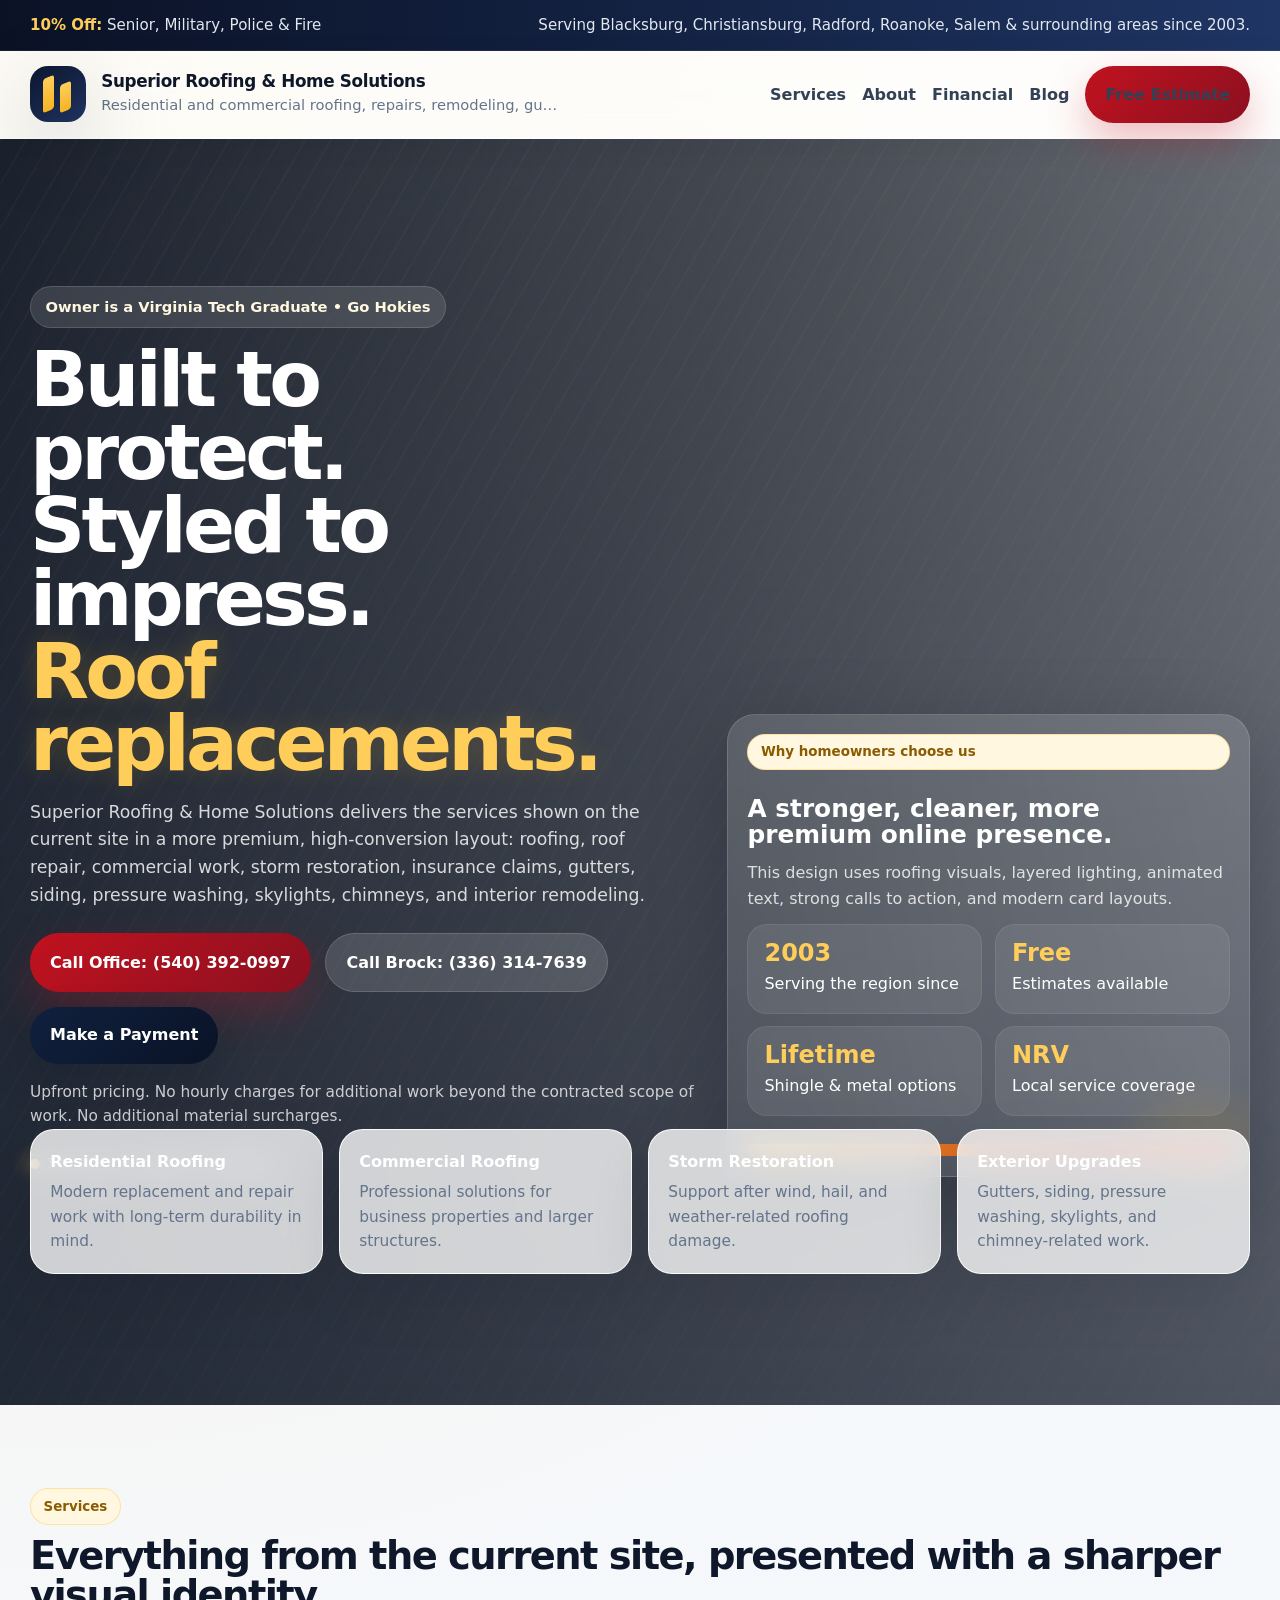
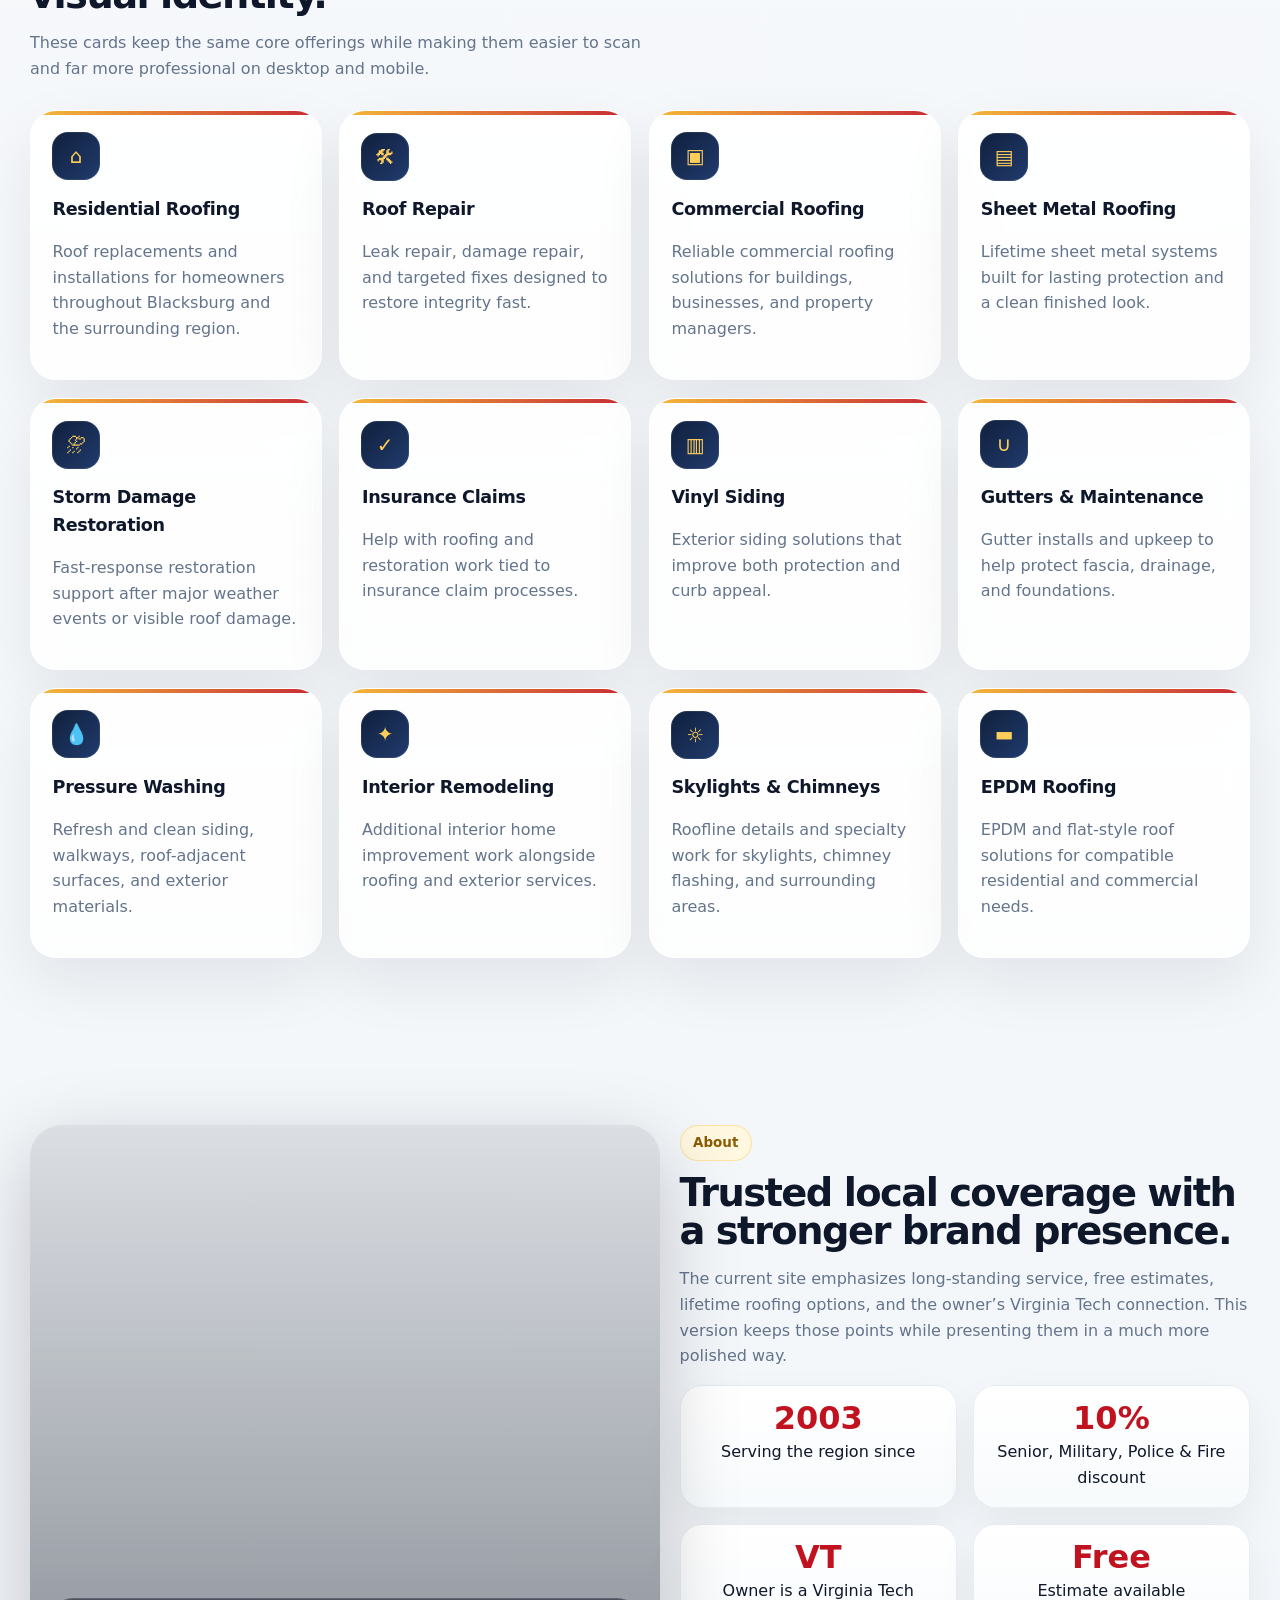
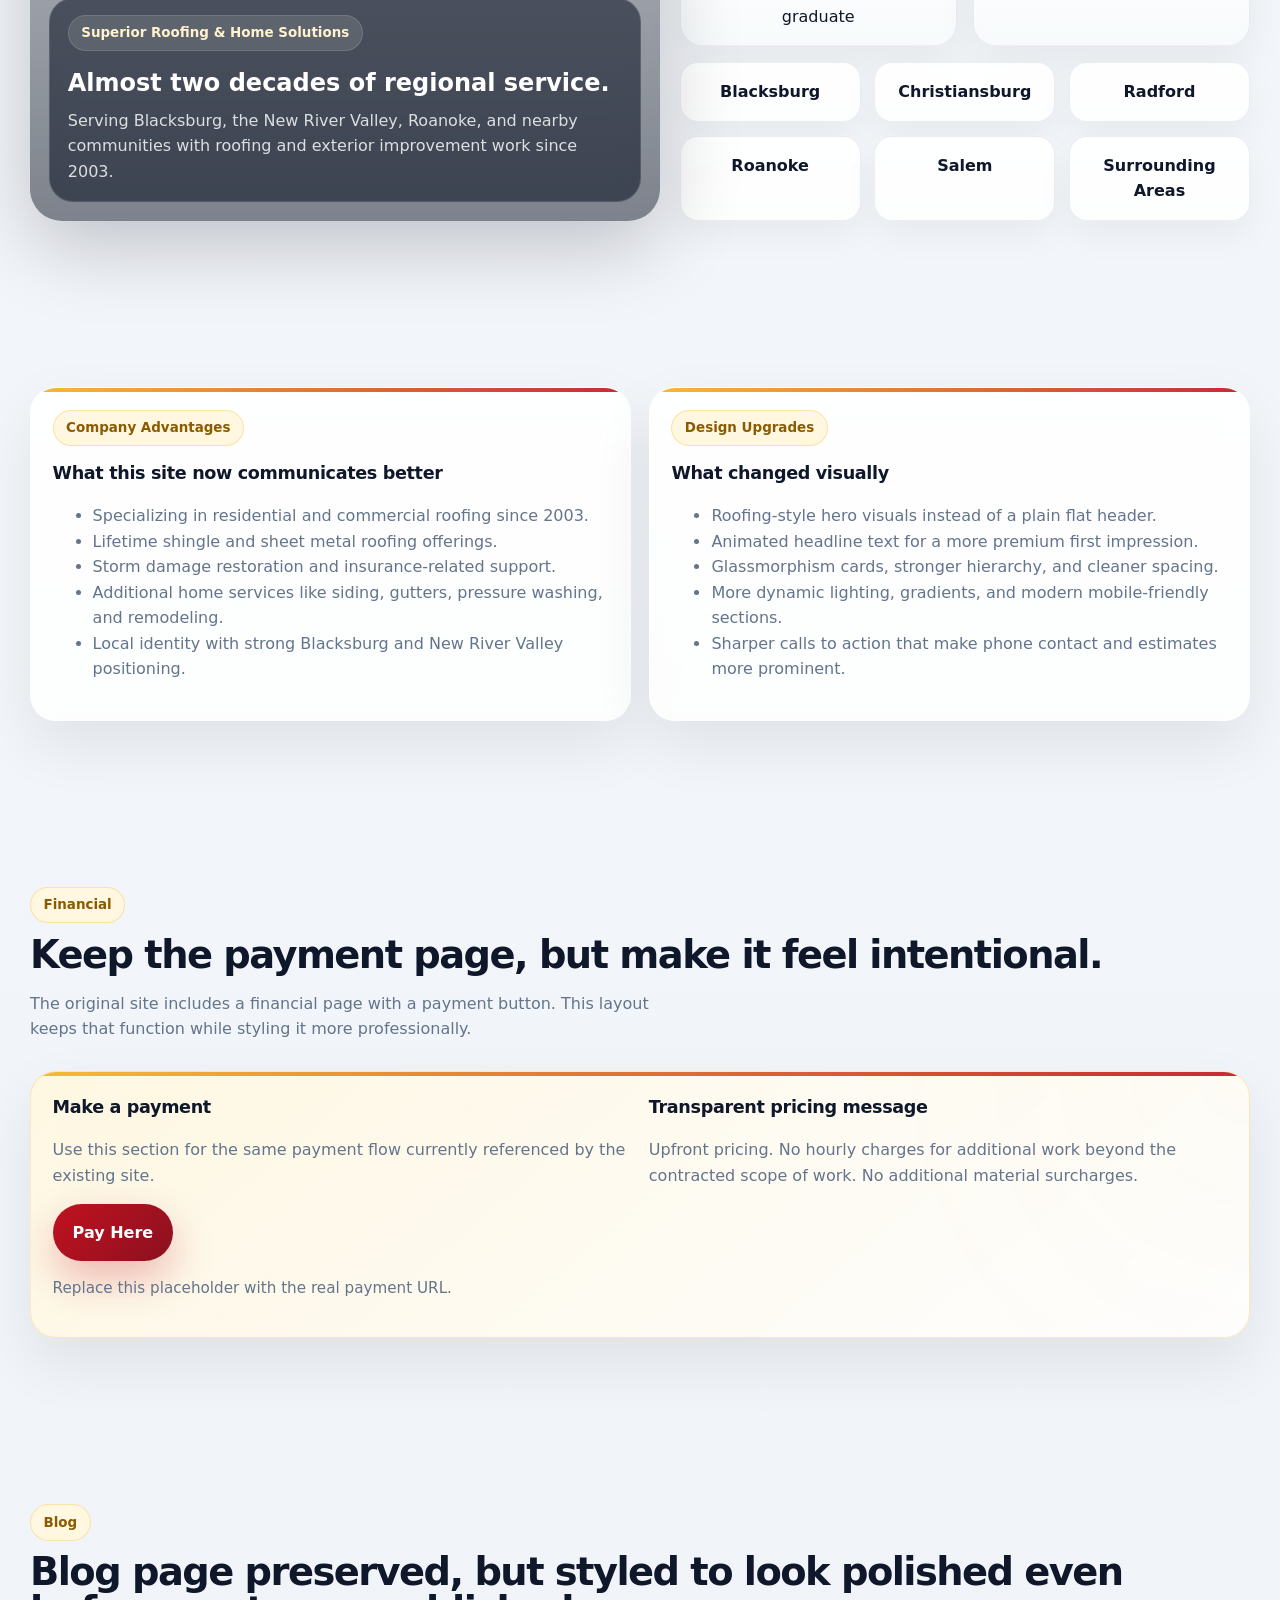
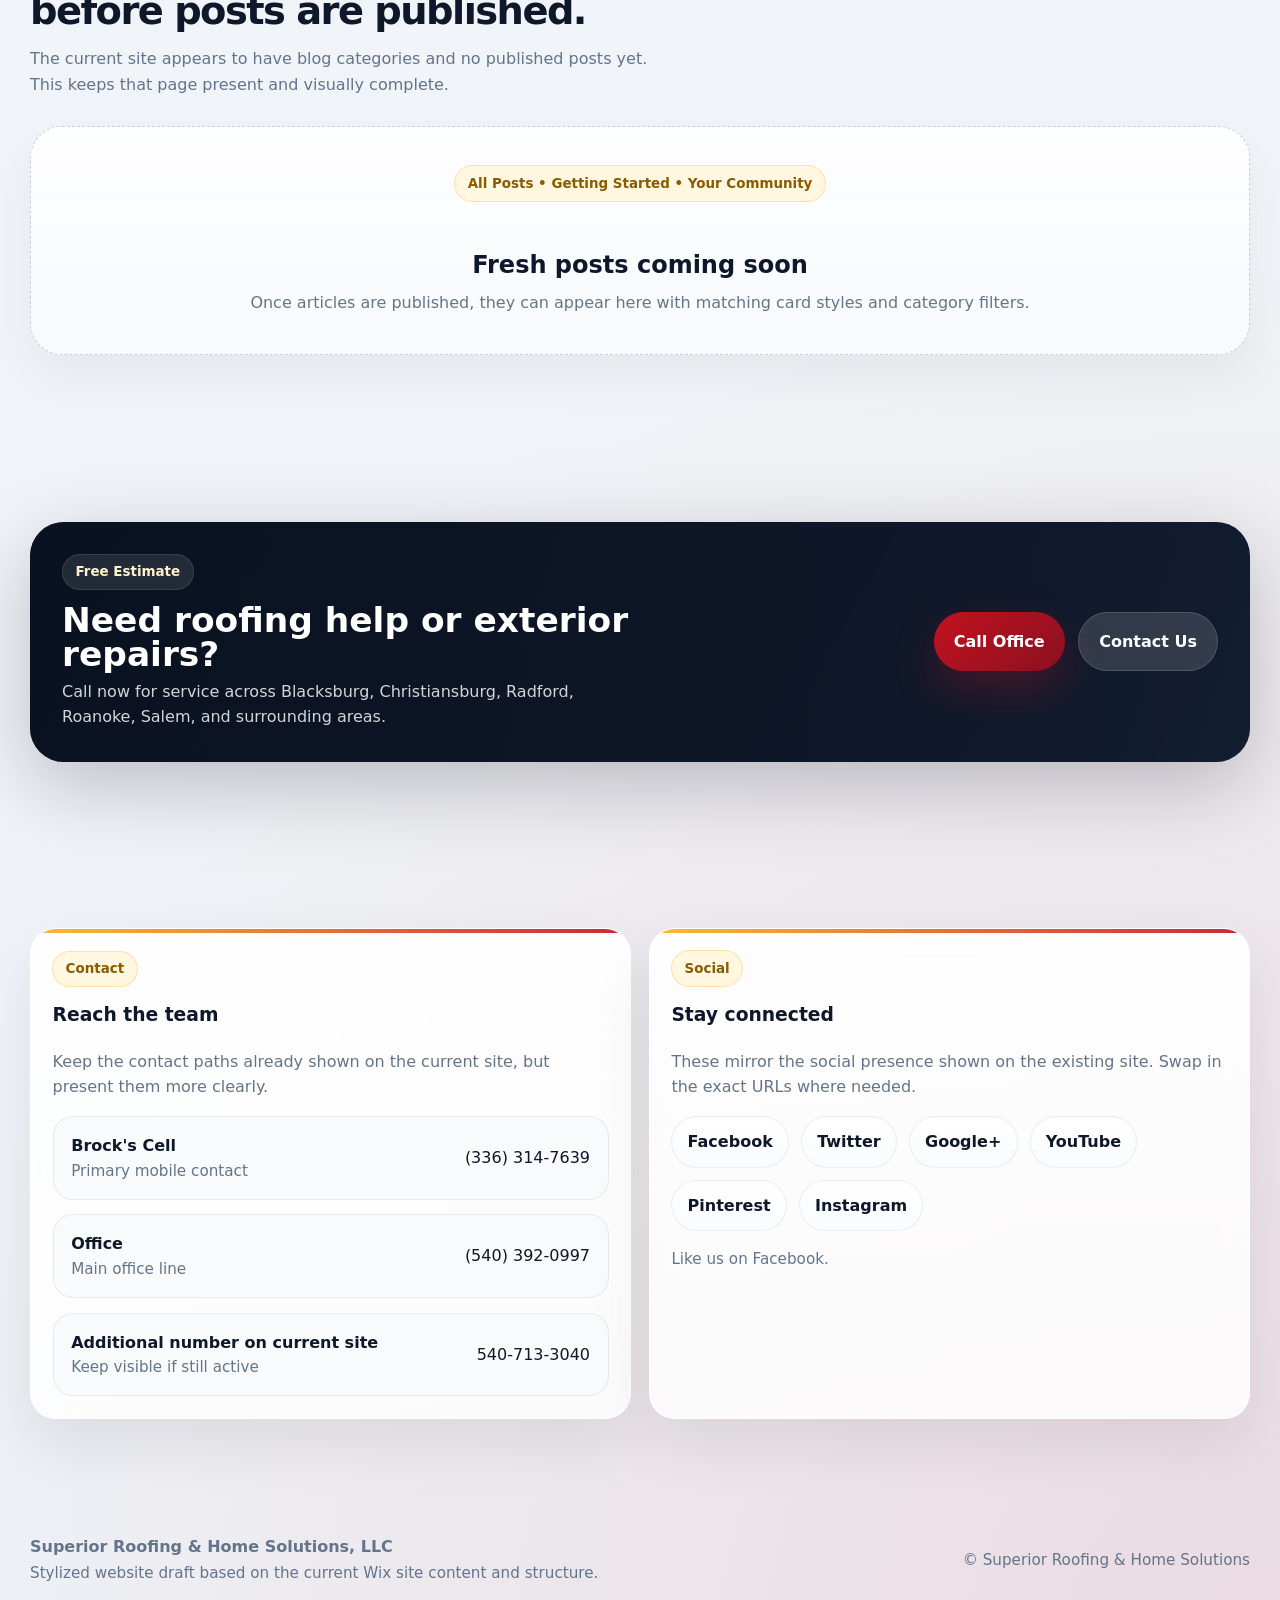
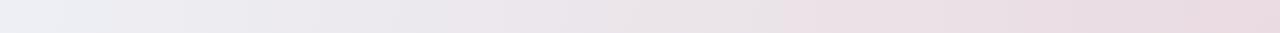
<file: index.html>
<!DOCTYPE html>
<html lang="en">
<head>
  <meta charset="UTF-8" />
  <meta name="viewport" content="width=device-width, initial-scale=1.0" />
  <title>Superior Roofing &amp; Home Solutions</title>
  <meta name="description" content="Superior Roofing & Home Solutions serves Blacksburg, the New River Valley, Roanoke, and surrounding areas with roofing, repairs, gutters, siding, pressure washing, and remodeling." />
  <style>
    :root {
      --navy: #08101f;
      --navy-2: #0e1a33;
      --slate: #6b7280;
      --text: #0f172a;
      --muted: #64748b;
      --white: #ffffff;
      --surface: rgba(255,255,255,0.8);
      --surface-2: #f8fafc;
      --line: rgba(148,163,184,0.2);
      --gold: #f5b323;
      --gold-2: #ffce5a;
      --red: #c1121f;
      --shadow: 0 24px 80px rgba(2, 6, 23, 0.22);
      --radius: 26px;
      --max: 1220px;
    }

    * { box-sizing: border-box; }
    html { scroll-behavior: smooth; }
    body {
      margin: 0;
      font-family: Inter, ui-sans-serif, system-ui, -apple-system, BlinkMacSystemFont, "Segoe UI", sans-serif;
      background:
        radial-gradient(circle at top left, rgba(245,179,35,0.18), transparent 25%),
        radial-gradient(circle at bottom right, rgba(193,18,31,0.10), transparent 22%),
        linear-gradient(180deg, #f8fafc 0%, #eef2f7 100%);
      color: var(--text);
      line-height: 1.6;
      overflow-x: hidden;
    }

    a { color: inherit; text-decoration: none; }
    img { max-width: 100%; display: block; }

    .container {
      width: min(var(--max), calc(100% - 2rem));
      margin: 0 auto;
    }

    .topbar {
      background: linear-gradient(90deg, #0b1226 0%, #12203f 45%, #1f3564 100%);
      color: #e2e8f0;
      border-bottom: 1px solid rgba(255,255,255,0.06);
    }

    .topbar-inner {
      display: flex;
      justify-content: space-between;
      gap: 1rem;
      padding: 0.8rem 0;
      font-size: 0.94rem;
      flex-wrap: wrap;
    }

    .topbar strong { color: var(--gold-2); }

    header {
      position: sticky;
      top: 0;
      z-index: 50;
      backdrop-filter: blur(16px);
      background: rgba(255,255,255,0.78);
      border-bottom: 1px solid rgba(255,255,255,0.8);
      box-shadow: 0 6px 30px rgba(15,23,42,0.06);
    }

    .nav {
      display: flex;
      align-items: center;
      justify-content: space-between;
      padding: 0.95rem 0;
      gap: 1rem;
    }

    .brand {
      display: flex;
      align-items: center;
      gap: 0.95rem;
      min-width: 0;
    }

    .logo {
      width: 56px;
      height: 56px;
      border-radius: 18px;
      position: relative;
      overflow: hidden;
      background: linear-gradient(145deg, #0c162f, #1f335f);
      box-shadow: var(--shadow);
      flex: 0 0 auto;
    }

    .logo::before,
    .logo::after {
      content: "";
      position: absolute;
      background: linear-gradient(180deg, var(--gold-2), var(--gold));
      transform: skewY(-24deg);
      border-radius: 3px;
    }

    .logo::before { width: 11px; height: 34px; left: 13px; top: 11px; }
    .logo::after { width: 11px; height: 28px; left: 30px; top: 17px; }

    .brand-text h1 {
      margin: 0;
      font-size: 1.05rem;
      line-height: 1.08;
      letter-spacing: -0.02em;
    }

    .brand-text p {
      margin: 0.18rem 0 0;
      color: var(--muted);
      font-size: 0.92rem;
      white-space: nowrap;
      overflow: hidden;
      text-overflow: ellipsis;
      max-width: 460px;
    }

    .nav-links {
      display: flex;
      align-items: center;
      gap: 1rem;
      flex-wrap: wrap;
      justify-content: flex-end;
    }

    .nav-links a {
      color: #334155;
      font-weight: 700;
      position: relative;
    }

    .nav-links a:not(.btn)::after {
      content: "";
      position: absolute;
      left: 0;
      bottom: -0.28rem;
      width: 0;
      height: 2px;
      background: linear-gradient(90deg, var(--gold), var(--red));
      transition: width 0.25s ease;
    }

    .nav-links a:not(.btn):hover::after { width: 100%; }

    .btn {
      display: inline-flex;
      align-items: center;
      justify-content: center;
      gap: 0.55rem;
      padding: 0.98rem 1.25rem;
      border-radius: 999px;
      font-weight: 800;
      border: 0;
      cursor: pointer;
      transition: transform 0.2s ease, box-shadow 0.2s ease, filter 0.2s ease;
      white-space: nowrap;
    }

    .btn:hover { transform: translateY(-2px); filter: saturate(1.08); }

    .btn-primary {
      color: var(--white);
      background: linear-gradient(135deg, #c1121f 0%, #8b1020 100%);
      box-shadow: 0 18px 40px rgba(193,18,31,0.28);
    }

    .btn-secondary {
      color: var(--white);
      background: linear-gradient(135deg, #10203d 0%, #0a1327 100%);
      box-shadow: 0 18px 40px rgba(8,16,31,0.22);
    }

    .btn-light {
      background: rgba(255,255,255,0.14);
      color: var(--white);
      border: 1px solid rgba(255,255,255,0.14);
    }

    .hero {
      position: relative;
      isolation: isolate;
      min-height: 92vh;
      display: grid;
      align-items: center;
      overflow: hidden;
      background:
        linear-gradient(110deg, rgba(8,16,31,0.90) 0%, rgba(8,16,31,0.68) 45%, rgba(8,16,31,0.35) 100%),
        url('https://images.unsplash.com/photo-1504307651254-35680f356dfd?auto=format&fit=crop&w=1600&q=80') center/cover no-repeat;
      color: var(--white);
    }

    .hero::before {
      content: "";
      position: absolute;
      inset: 0;
      background:
        linear-gradient(to bottom, rgba(8,16,31,0.2), rgba(8,16,31,0.55)),
        repeating-linear-gradient(120deg, rgba(255,255,255,0.03), rgba(255,255,255,0.03) 2px, transparent 2px, transparent 22px);
      z-index: -1;
    }

    .hero-wrap {
      padding: 4rem 0 3rem;
    }

    .hero-grid {
      display: grid;
      grid-template-columns: 1.12fr 0.88fr;
      gap: 2rem;
      align-items: end;
    }

    .eyebrow {
      display: inline-flex;
      align-items: center;
      gap: 0.6rem;
      border-radius: 999px;
      padding: 0.5rem 0.9rem;
      background: rgba(255,255,255,0.12);
      border: 1px solid rgba(255,255,255,0.14);
      color: #fff7df;
      font-weight: 800;
      font-size: 0.92rem;
      backdrop-filter: blur(10px);
    }

    .hero h2 {
      margin: 1rem 0 1rem;
      font-size: clamp(2.8rem, 6vw, 5.4rem);
      line-height: 0.95;
      letter-spacing: -0.05em;
      max-width: 10ch;
    }

    .hero .lead {
      font-size: 1.08rem;
      max-width: 58ch;
      color: rgba(255,255,255,0.82);
    }

    .dynamic-line {
      display: inline-block;
      min-width: 10ch;
      color: var(--gold-2);
      text-shadow: 0 0 24px rgba(245,179,35,0.18);
    }

    .hero-actions {
      display: flex;
      gap: 0.9rem;
      flex-wrap: wrap;
      margin-top: 1.5rem;
    }

    .hero-note {
      margin-top: 1rem;
      color: rgba(255,255,255,0.76);
      font-size: 0.96rem;
    }

    .hero-side {
      display: grid;
      gap: 1rem;
    }

    .glass-card {
      background: linear-gradient(180deg, rgba(255,255,255,0.14), rgba(255,255,255,0.08));
      border: 1px solid rgba(255,255,255,0.14);
      backdrop-filter: blur(14px);
      border-radius: 28px;
      box-shadow: var(--shadow);
    }

    .hero-panel {
      padding: 1.2rem;
      overflow: hidden;
      position: relative;
    }

    .hero-panel::after {
      content: "";
      position: absolute;
      inset: auto -12% -24% auto;
      width: 220px;
      height: 220px;
      background: radial-gradient(circle, rgba(245,179,35,0.22), transparent 65%);
      border-radius: 50%;
    }

    .quote-box {
      display: grid;
      gap: 0.8rem;
    }

    .mini-grid {
      display: grid;
      grid-template-columns: repeat(2, minmax(0, 1fr));
      gap: 0.8rem;
    }

    .mini-stat {
      padding: 1rem;
      border-radius: 20px;
      background: rgba(255,255,255,0.08);
      border: 1px solid rgba(255,255,255,0.08);
    }

    .mini-stat strong {
      display: block;
      font-size: 1.5rem;
      color: var(--gold-2);
      line-height: 1;
      margin-bottom: 0.35rem;
    }

    .roofline {
      height: 12px;
      margin-top: 1rem;
      position: relative;
      overflow: hidden;
      border-radius: 999px;
      background: rgba(255,255,255,0.08);
    }

    .roofline::before {
      content: "";
      position: absolute;
      inset: 0;
      background: linear-gradient(90deg, var(--gold), var(--red), var(--gold));
      background-size: 200% 100%;
      animation: shimmer 5s linear infinite;
    }

    .scroll-cue {
      display: inline-flex;
      align-items: center;
      gap: 0.45rem;
      margin-top: 1.4rem;
      color: rgba(255,255,255,0.75);
      font-weight: 700;
    }

    .scroll-dot {
      width: 10px;
      height: 10px;
      border-radius: 50%;
      background: var(--gold-2);
      box-shadow: 0 0 18px rgba(255,206,90,0.9);
      animation: pulse 1.4s ease-in-out infinite;
    }

    .floating-cards {
      margin-top: -3rem;
      position: relative;
      z-index: 4;
    }

    .floating-grid {
      display: grid;
      grid-template-columns: repeat(4, minmax(0, 1fr));
      gap: 1rem;
    }

    .float-card {
      padding: 1.2rem;
      border-radius: 24px;
      background: rgba(255,255,255,0.78);
      border: 1px solid rgba(255,255,255,0.9);
      box-shadow: 0 24px 60px rgba(2, 6, 23, 0.10);
      backdrop-filter: blur(16px);
    }

    .float-card h4 {
      margin: 0 0 0.35rem;
      font-size: 1rem;
    }

    .float-card p {
      margin: 0;
      color: var(--muted);
      font-size: 0.96rem;
    }

    section { padding: 5.2rem 0; }

    .section-head {
      display: flex;
      justify-content: space-between;
      align-items: end;
      gap: 1rem;
      margin-bottom: 1.8rem;
      flex-wrap: wrap;
    }

    .section-head h3 {
      margin: 0;
      font-size: clamp(1.9rem, 3vw, 3rem);
      line-height: 1;
      letter-spacing: -0.04em;
    }

    .section-head p {
      margin: 0;
      color: var(--muted);
      max-width: 62ch;
    }

    .pill {
      display: inline-flex;
      align-items: center;
      gap: 0.45rem;
      border-radius: 999px;
      padding: 0.4rem 0.78rem;
      background: #fff7df;
      color: #8a5b00;
      font-size: 0.84rem;
      font-weight: 800;
      border: 1px solid rgba(245,179,35,0.32);
      margin-bottom: 0.8rem;
    }

    .grid-2, .grid-3, .grid-4 {
      display: grid;
      gap: 1.1rem;
    }

    .grid-2 { grid-template-columns: repeat(2, minmax(0, 1fr)); }
    .grid-3 { grid-template-columns: repeat(3, minmax(0, 1fr)); }
    .grid-4 { grid-template-columns: repeat(4, minmax(0, 1fr)); }

    .card {
      border-radius: 26px;
      background: linear-gradient(180deg, rgba(255,255,255,0.92), rgba(255,255,255,0.82));
      border: 1px solid rgba(255,255,255,0.9);
      box-shadow: 0 24px 60px rgba(2, 6, 23, 0.08);
      backdrop-filter: blur(12px);
      padding: 1.35rem;
      position: relative;
      overflow: hidden;
    }

    .card::before {
      content: "";
      position: absolute;
      inset: 0 auto auto 0;
      width: 100%;
      height: 4px;
      background: linear-gradient(90deg, var(--gold), var(--red));
      opacity: 0.9;
    }

    .service-card {
      transition: transform 0.24s ease, box-shadow 0.24s ease;
      min-height: 230px;
    }

    .service-card:hover {
      transform: translateY(-6px);
      box-shadow: 0 28px 70px rgba(2, 6, 23, 0.13);
    }

    .service-icon {
      width: 48px;
      height: 48px;
      border-radius: 16px;
      display: grid;
      place-items: center;
      margin-bottom: 0.9rem;
      background: linear-gradient(135deg, #10203d, #213b6d);
      color: var(--gold-2);
      font-size: 1.25rem;
      box-shadow: inset 0 0 0 1px rgba(255,255,255,0.08);
    }

    .service-card h4,
    .card h4 {
      margin: 0 0 0.45rem;
      font-size: 1.1rem;
      letter-spacing: -0.02em;
    }

    .service-card p,
    .card p,
    .card li { color: var(--muted); }

    .showcase {
      display: grid;
      grid-template-columns: 1.05fr 0.95fr;
      gap: 1.2rem;
      align-items: stretch;
    }

    .showcase-visual {
      min-height: 480px;
      border-radius: 32px;
      overflow: hidden;
      position: relative;
      background:
        linear-gradient(180deg, rgba(8,16,31,0.1), rgba(8,16,31,0.5)),
        url('https://images.unsplash.com/photo-1523413651479-597eb2da0ad6?auto=format&fit=crop&w=1400&q=80') center/cover no-repeat;
      box-shadow: var(--shadow);
    }

    .showcase-overlay {
      position: absolute;
      inset: auto 1.2rem 1.2rem 1.2rem;
      color: white;
      background: rgba(8,16,31,0.55);
      border: 1px solid rgba(255,255,255,0.12);
      backdrop-filter: blur(10px);
      border-radius: 24px;
      padding: 1rem 1.1rem;
    }

    .stats {
      display: grid;
      grid-template-columns: repeat(2, minmax(0, 1fr));
      gap: 1rem;
      margin-top: 1rem;
    }

    .stat {
      padding: 1rem 1.1rem;
      border-radius: 22px;
      background: linear-gradient(180deg, rgba(255,255,255,0.98), rgba(248,250,252,0.9));
      border: 1px solid rgba(148,163,184,0.18);
      box-shadow: 0 18px 40px rgba(2,6,23,0.06);
      text-align: center;
    }

    .stat span {
      display: block;
      font-size: 2rem;
      line-height: 1;
      color: var(--red);
      font-weight: 900;
      margin-bottom: 0.35rem;
    }

    .areas-list {
      display: grid;
      grid-template-columns: repeat(auto-fit, minmax(170px, 1fr));
      gap: 0.85rem;
      margin-top: 1rem;
    }

    .area-pill {
      padding: 1rem 1.1rem;
      border-radius: 18px;
      background: linear-gradient(180deg, rgba(255,255,255,0.95), rgba(255,255,255,0.82));
      border: 1px solid rgba(148,163,184,0.18);
      box-shadow: 0 14px 35px rgba(2,6,23,0.05);
      font-weight: 800;
      text-align: center;
    }

    .finance-card {
      background:
        linear-gradient(140deg, rgba(255,247,223,0.92), rgba(255,255,255,0.88)),
        radial-gradient(circle at top right, rgba(245,179,35,0.18), transparent 30%);
      border: 1px solid rgba(245,179,35,0.26);
    }

    .blog-empty {
      text-align: center;
      border-radius: 32px;
      padding: 2.4rem;
      background:
        linear-gradient(180deg, rgba(255,255,255,0.92), rgba(248,250,252,0.9));
      border: 1px dashed rgba(148,163,184,0.5);
      box-shadow: 0 20px 50px rgba(2,6,23,0.05);
    }

    .cta {
      position: relative;
      overflow: hidden;
      border-radius: 34px;
      color: white;
      background:
        linear-gradient(120deg, rgba(8,16,31,0.97), rgba(14,26,51,0.94)),
        url('https://images.unsplash.com/photo-1632759145351-d0f7cc4b4f3e?auto=format&fit=crop&w=1400&q=80') center/cover no-repeat;
      box-shadow: var(--shadow);
      padding: 2rem;
      display: grid;
      grid-template-columns: 1.2fr 0.8fr;
      gap: 1rem;
      align-items: center;
    }

    .cta::before {
      content: "";
      position: absolute;
      inset: 0;
      background: linear-gradient(90deg, rgba(8,16,31,0.75), rgba(8,16,31,0.45));
      pointer-events: none;
    }

    .cta > * { position: relative; z-index: 1; }

    .contact-grid {
      display: grid;
      grid-template-columns: 1fr 1fr;
      gap: 1.1rem;
    }

    .contact-list {
      display: grid;
      gap: 0.9rem;
      margin-top: 1rem;
    }

    .contact-item {
      display: flex;
      justify-content: space-between;
      gap: 1rem;
      align-items: center;
      padding: 1rem 1.1rem;
      border-radius: 20px;
      background: rgba(248,250,252,0.92);
      border: 1px solid rgba(148,163,184,0.18);
    }

    .socials {
      display: flex;
      gap: 0.75rem;
      flex-wrap: wrap;
      margin-top: 1rem;
    }

    .socials a {
      padding: 0.75rem 0.95rem;
      border-radius: 999px;
      font-weight: 800;
      background: linear-gradient(180deg, rgba(255,255,255,0.96), rgba(248,250,252,0.84));
      border: 1px solid rgba(148,163,184,0.18);
    }

    footer {
      padding: 2rem 0 3rem;
      color: var(--muted);
    }

    .fine-print { font-size: 0.95rem; color: var(--muted); }

    @keyframes pulse {
      0%, 100% { transform: scale(1); opacity: 0.9; }
      50% { transform: scale(1.35); opacity: 1; }
    }

    @keyframes shimmer {
      from { background-position: 0% 50%; }
      to { background-position: 200% 50%; }
    }

    @media (max-width: 1040px) {
      .hero-grid,
      .showcase,
      .cta,
      .contact-grid,
      .grid-4,
      .grid-3,
      .grid-2,
      .floating-grid {
        grid-template-columns: 1fr;
      }

      .floating-cards { margin-top: 1.2rem; }
      .hero h2 { max-width: none; }
    }

    @media (max-width: 760px) {
      .nav { flex-direction: column; align-items: flex-start; }
      .nav-links { justify-content: flex-start; }
      .hero-wrap { padding-top: 3rem; }
      .hero h2 { font-size: 2.6rem; }
      .brand-text p { max-width: 100%; white-space: normal; }
      .mini-grid,
      .stats { grid-template-columns: 1fr; }
      .contact-item { flex-direction: column; align-items: flex-start; }
    }
  </style>
</head>
<body>
  <div class="topbar">
    <div class="container topbar-inner">
      <div><strong>10% Off:</strong> Senior, Military, Police &amp; Fire</div>
      <div>Serving Blacksburg, Christiansburg, Radford, Roanoke, Salem &amp; surrounding areas since 2003.</div>
    </div>
  </div>

  <header>
    <div class="container nav">
      <a class="brand" href="#top">
        <div class="logo"></div>
        <div class="brand-text">
          <h1>Superior Roofing &amp; Home Solutions</h1>
          <p>Residential and commercial roofing, repairs, remodeling, gutters, siding, and pressure washing</p>
        </div>
      </a>
      <nav class="nav-links">
        <a href="#services">Services</a>
        <a href="#about">About</a>
        <a href="#financial">Financial</a>
        <a href="#blog">Blog</a>
        <a href="#contact" class="btn btn-primary">Free Estimate</a>
      </nav>
    </div>
  </header>

  <main id="top">
    <section class="hero">
      <div class="container hero-wrap">
        <div class="hero-grid">
          <div>
            <div class="eyebrow">Owner is a Virginia Tech Graduate • Go Hokies</div>
            <h2>Built to protect. Styled to impress. <span class="dynamic-line" id="dynamic-line">Roof replacements.</span></h2>
            <p class="lead">
              Superior Roofing &amp; Home Solutions delivers the services shown on the current site in a more premium, high-conversion layout:
              roofing, roof repair, commercial work, storm restoration, insurance claims, gutters, siding, pressure washing, skylights, chimneys, and interior remodeling.
            </p>
            <div class="hero-actions">
              <a href="tel:5403920997" class="btn btn-primary">Call Office: (540) 392-0997</a>
              <a href="tel:3363147639" class="btn btn-light">Call Brock: (336) 314-7639</a>
              <a href="#financial" class="btn btn-secondary">Make a Payment</a>
            </div>
            <div class="hero-note">Upfront pricing. No hourly charges for additional work beyond the contracted scope of work. No additional material surcharges.</div>
            <div class="scroll-cue"><span class="scroll-dot"></span> Scroll to explore services</div>
          </div>

          <div class="hero-side">
            <div class="hero-panel glass-card">
              <div class="quote-box">
                <div class="pill">Why homeowners choose us</div>
                <h3 style="margin:0; font-size:1.55rem; line-height:1.05;">A stronger, cleaner, more premium online presence.</h3>
                <p style="margin:0; color:rgba(255,255,255,0.8);">This design uses roofing visuals, layered lighting, animated text, strong calls to action, and modern card layouts.</p>
                <div class="mini-grid">
                  <div class="mini-stat">
                    <strong>2003</strong>
                    Serving the region since
                  </div>
                  <div class="mini-stat">
                    <strong>Free</strong>
                    Estimates available
                  </div>
                  <div class="mini-stat">
                    <strong>Lifetime</strong>
                    Shingle &amp; metal options
                  </div>
                  <div class="mini-stat">
                    <strong>NRV</strong>
                    Local service coverage
                  </div>
                </div>
                <div class="roofline"></div>
              </div>
            </div>
          </div>
        </div>

        <div class="floating-cards">
          <div class="floating-grid">
            <div class="float-card">
              <h4>Residential Roofing</h4>
              <p>Modern replacement and repair work with long-term durability in mind.</p>
            </div>
            <div class="float-card">
              <h4>Commercial Roofing</h4>
              <p>Professional solutions for business properties and larger structures.</p>
            </div>
            <div class="float-card">
              <h4>Storm Restoration</h4>
              <p>Support after wind, hail, and weather-related roofing damage.</p>
            </div>
            <div class="float-card">
              <h4>Exterior Upgrades</h4>
              <p>Gutters, siding, pressure washing, skylights, and chimney-related work.</p>
            </div>
          </div>
        </div>
      </div>
    </section>

    <section id="services">
      <div class="container">
        <div class="section-head">
          <div>
            <div class="pill">Services</div>
            <h3>Everything from the current site, presented with a sharper visual identity.</h3>
          </div>
          <p>These cards keep the same core offerings while making them easier to scan and far more professional on desktop and mobile.</p>
        </div>

        <div class="grid-4">
          <article class="card service-card"><div class="service-icon">⌂</div><h4>Residential Roofing</h4><p>Roof replacements and installations for homeowners throughout Blacksburg and the surrounding region.</p></article>
          <article class="card service-card"><div class="service-icon">🛠</div><h4>Roof Repair</h4><p>Leak repair, damage repair, and targeted fixes designed to restore integrity fast.</p></article>
          <article class="card service-card"><div class="service-icon">▣</div><h4>Commercial Roofing</h4><p>Reliable commercial roofing solutions for buildings, businesses, and property managers.</p></article>
          <article class="card service-card"><div class="service-icon">▤</div><h4>Sheet Metal Roofing</h4><p>Lifetime sheet metal systems built for lasting protection and a clean finished look.</p></article>
          <article class="card service-card"><div class="service-icon">⛈</div><h4>Storm Damage Restoration</h4><p>Fast-response restoration support after major weather events or visible roof damage.</p></article>
          <article class="card service-card"><div class="service-icon">✓</div><h4>Insurance Claims</h4><p>Help with roofing and restoration work tied to insurance claim processes.</p></article>
          <article class="card service-card"><div class="service-icon">▥</div><h4>Vinyl Siding</h4><p>Exterior siding solutions that improve both protection and curb appeal.</p></article>
          <article class="card service-card"><div class="service-icon">∪</div><h4>Gutters &amp; Maintenance</h4><p>Gutter installs and upkeep to help protect fascia, drainage, and foundations.</p></article>
          <article class="card service-card"><div class="service-icon">💧</div><h4>Pressure Washing</h4><p>Refresh and clean siding, walkways, roof-adjacent surfaces, and exterior materials.</p></article>
          <article class="card service-card"><div class="service-icon">✦</div><h4>Interior Remodeling</h4><p>Additional interior home improvement work alongside roofing and exterior services.</p></article>
          <article class="card service-card"><div class="service-icon">☼</div><h4>Skylights &amp; Chimneys</h4><p>Roofline details and specialty work for skylights, chimney flashing, and surrounding areas.</p></article>
          <article class="card service-card"><div class="service-icon">▬</div><h4>EPDM Roofing</h4><p>EPDM and flat-style roof solutions for compatible residential and commercial needs.</p></article>
        </div>
      </div>
    </section>

    <section id="about">
      <div class="container">
        <div class="showcase">
          <div class="showcase-visual">
            <div class="showcase-overlay">
              <div class="pill" style="background:rgba(255,255,255,0.12); color:#fff2cc; border-color:rgba(255,255,255,0.12);">Superior Roofing &amp; Home Solutions</div>
              <h3 style="margin:0 0 0.35rem; font-size:1.5rem;">Almost two decades of regional service.</h3>
              <p style="margin:0; color:rgba(255,255,255,0.82);">Serving Blacksburg, the New River Valley, Roanoke, and nearby communities with roofing and exterior improvement work since 2003.</p>
            </div>
          </div>

          <div>
            <div class="section-head" style="margin-bottom:1rem;">
              <div>
                <div class="pill">About</div>
                <h3>Trusted local coverage with a stronger brand presence.</h3>
              </div>
            </div>
            <p style="color:var(--muted); margin-top:0;">The current site emphasizes long-standing service, free estimates, lifetime roofing options, and the owner’s Virginia Tech connection. This version keeps those points while presenting them in a much more polished way.</p>

            <div class="stats">
              <div class="stat"><span>2003</span>Serving the region since</div>
              <div class="stat"><span>10%</span>Senior, Military, Police &amp; Fire discount</div>
              <div class="stat"><span>VT</span>Owner is a Virginia Tech graduate</div>
              <div class="stat"><span>Free</span>Estimate available</div>
            </div>

            <div class="areas-list">
              <div class="area-pill">Blacksburg</div>
              <div class="area-pill">Christiansburg</div>
              <div class="area-pill">Radford</div>
              <div class="area-pill">Roanoke</div>
              <div class="area-pill">Salem</div>
              <div class="area-pill">Surrounding Areas</div>
            </div>
          </div>
        </div>
      </div>
    </section>

    <section>
      <div class="container grid-2">
        <div class="card">
          <div class="pill">Company Advantages</div>
          <h4>What this site now communicates better</h4>
          <ul>
            <li>Specializing in residential and commercial roofing since 2003.</li>
            <li>Lifetime shingle and sheet metal roofing offerings.</li>
            <li>Storm damage restoration and insurance-related support.</li>
            <li>Additional home services like siding, gutters, pressure washing, and remodeling.</li>
            <li>Local identity with strong Blacksburg and New River Valley positioning.</li>
          </ul>
        </div>
        <div class="card">
          <div class="pill">Design Upgrades</div>
          <h4>What changed visually</h4>
          <ul>
            <li>Roofing-style hero visuals instead of a plain flat header.</li>
            <li>Animated headline text for a more premium first impression.</li>
            <li>Glassmorphism cards, stronger hierarchy, and cleaner spacing.</li>
            <li>More dynamic lighting, gradients, and modern mobile-friendly sections.</li>
            <li>Sharper calls to action that make phone contact and estimates more prominent.</li>
          </ul>
        </div>
      </div>
    </section>

    <section id="financial">
      <div class="container">
        <div class="section-head">
          <div>
            <div class="pill">Financial</div>
            <h3>Keep the payment page, but make it feel intentional.</h3>
          </div>
          <p>The original site includes a financial page with a payment button. This layout keeps that function while styling it more professionally.</p>
        </div>

        <div class="card finance-card">
          <div class="grid-2">
            <div>
              <h4>Make a payment</h4>
              <p>Use this section for the same payment flow currently referenced by the existing site.</p>
              <a class="btn btn-primary" href="#">Pay Here</a>
              <p class="fine-print" style="margin-top: 0.9rem;">Replace this placeholder with the real payment URL.</p>
            </div>
            <div>
              <h4>Transparent pricing message</h4>
              <p>Upfront pricing. No hourly charges for additional work beyond the contracted scope of work. No additional material surcharges.</p>
            </div>
          </div>
        </div>
      </div>
    </section>

    <section id="blog">
      <div class="container">
        <div class="section-head">
          <div>
            <div class="pill">Blog</div>
            <h3>Blog page preserved, but styled to look polished even before posts are published.</h3>
          </div>
          <p>The current site appears to have blog categories and no published posts yet. This keeps that page present and visually complete.</p>
        </div>

        <div class="blog-empty">
          <div class="pill">All Posts • Getting Started • Your Community</div>
          <h4 style="font-size:1.5rem; margin-bottom:0.35rem;">Fresh posts coming soon</h4>
          <p style="margin:0; color:var(--muted);">Once articles are published, they can appear here with matching card styles and category filters.</p>
        </div>
      </div>
    </section>

    <section>
      <div class="container">
        <div class="cta">
          <div>
            <div class="pill" style="background:rgba(255,255,255,0.10); color:#fff2cc; border-color:rgba(255,255,255,0.10);">Free Estimate</div>
            <h3 style="margin:0 0 0.45rem; font-size:2.15rem; line-height:1;">Need roofing help or exterior repairs?</h3>
            <p style="margin:0; color:rgba(255,255,255,0.82); max-width:56ch;">Call now for service across Blacksburg, Christiansburg, Radford, Roanoke, Salem, and surrounding areas.</p>
          </div>
          <div style="display:flex; gap:0.85rem; flex-wrap:wrap; justify-content:flex-end;">
            <a class="btn btn-primary" href="tel:5403920997">Call Office</a>
            <a class="btn btn-light" href="#contact">Contact Us</a>
          </div>
        </div>
      </div>
    </section>

    <section id="contact">
      <div class="container contact-grid">
        <div class="card">
          <div class="pill">Contact</div>
          <h3 style="margin-top:0;">Reach the team</h3>
          <p>Keep the contact paths already shown on the current site, but present them more clearly.</p>
          <div class="contact-list">
            <div class="contact-item"><div><strong>Brock's Cell</strong><div class="fine-print">Primary mobile contact</div></div><a href="tel:3363147639">(336) 314-7639</a></div>
            <div class="contact-item"><div><strong>Office</strong><div class="fine-print">Main office line</div></div><a href="tel:5403920997">(540) 392-0997</a></div>
            <div class="contact-item"><div><strong>Additional number on current site</strong><div class="fine-print">Keep visible if still active</div></div><a href="tel:5407133040">540-713-3040</a></div>
          </div>
        </div>

        <div class="card">
          <div class="pill">Social</div>
          <h3 style="margin-top:0;">Stay connected</h3>
          <p>These mirror the social presence shown on the existing site. Swap in the exact URLs where needed.</p>
          <div class="socials">
            <a href="#">Facebook</a>
            <a href="#">Twitter</a>
            <a href="#">Google+</a>
            <a href="#">YouTube</a>
            <a href="#">Pinterest</a>
            <a href="#">Instagram</a>
          </div>
          <p class="fine-print" style="margin-top:1rem;">Like us on Facebook.</p>
        </div>
      </div>
    </section>
  </main>

  <footer>
    <div class="container" style="display:flex; justify-content:space-between; gap:1rem; flex-wrap:wrap; align-items:center;">
      <div>
        <strong>Superior Roofing &amp; Home Solutions, LLC</strong><br />
        <span class="fine-print">Stylized website draft based on the current Wix site content and structure.</span>
      </div>
      <div class="fine-print">© Superior Roofing &amp; Home Solutions</div>
    </div>
  </footer>

  <script>
    const dynamicPhrases = [
      'Roof replacements.',
      'Storm damage repair.',
      'Metal roofing.',
      'Gutters & siding.',
      'Pressure washing.',
      'Free estimates.'
    ];

    const dynamicLine = document.getElementById('dynamic-line');
    let phraseIndex = 0;
    let charIndex = 0;
    let deleting = false;

    function tickDynamicText() {
      const current = dynamicPhrases[phraseIndex];
      dynamicLine.textContent = deleting
        ? current.slice(0, charIndex--)
        : current.slice(0, charIndex++);

      let speed = deleting ? 45 : 80;

      if (!deleting && charIndex === current.length + 1) {
        deleting = true;
        speed = 1300;
      } else if (deleting && charIndex < 0) {
        deleting = false;
        phraseIndex = (phraseIndex + 1) % dynamicPhrases.length;
        charIndex = 0;
        speed = 260;
      }

      window.setTimeout(tickDynamicText, speed);
    }

    tickDynamicText();
  </script>
</body>
</html>
</file>
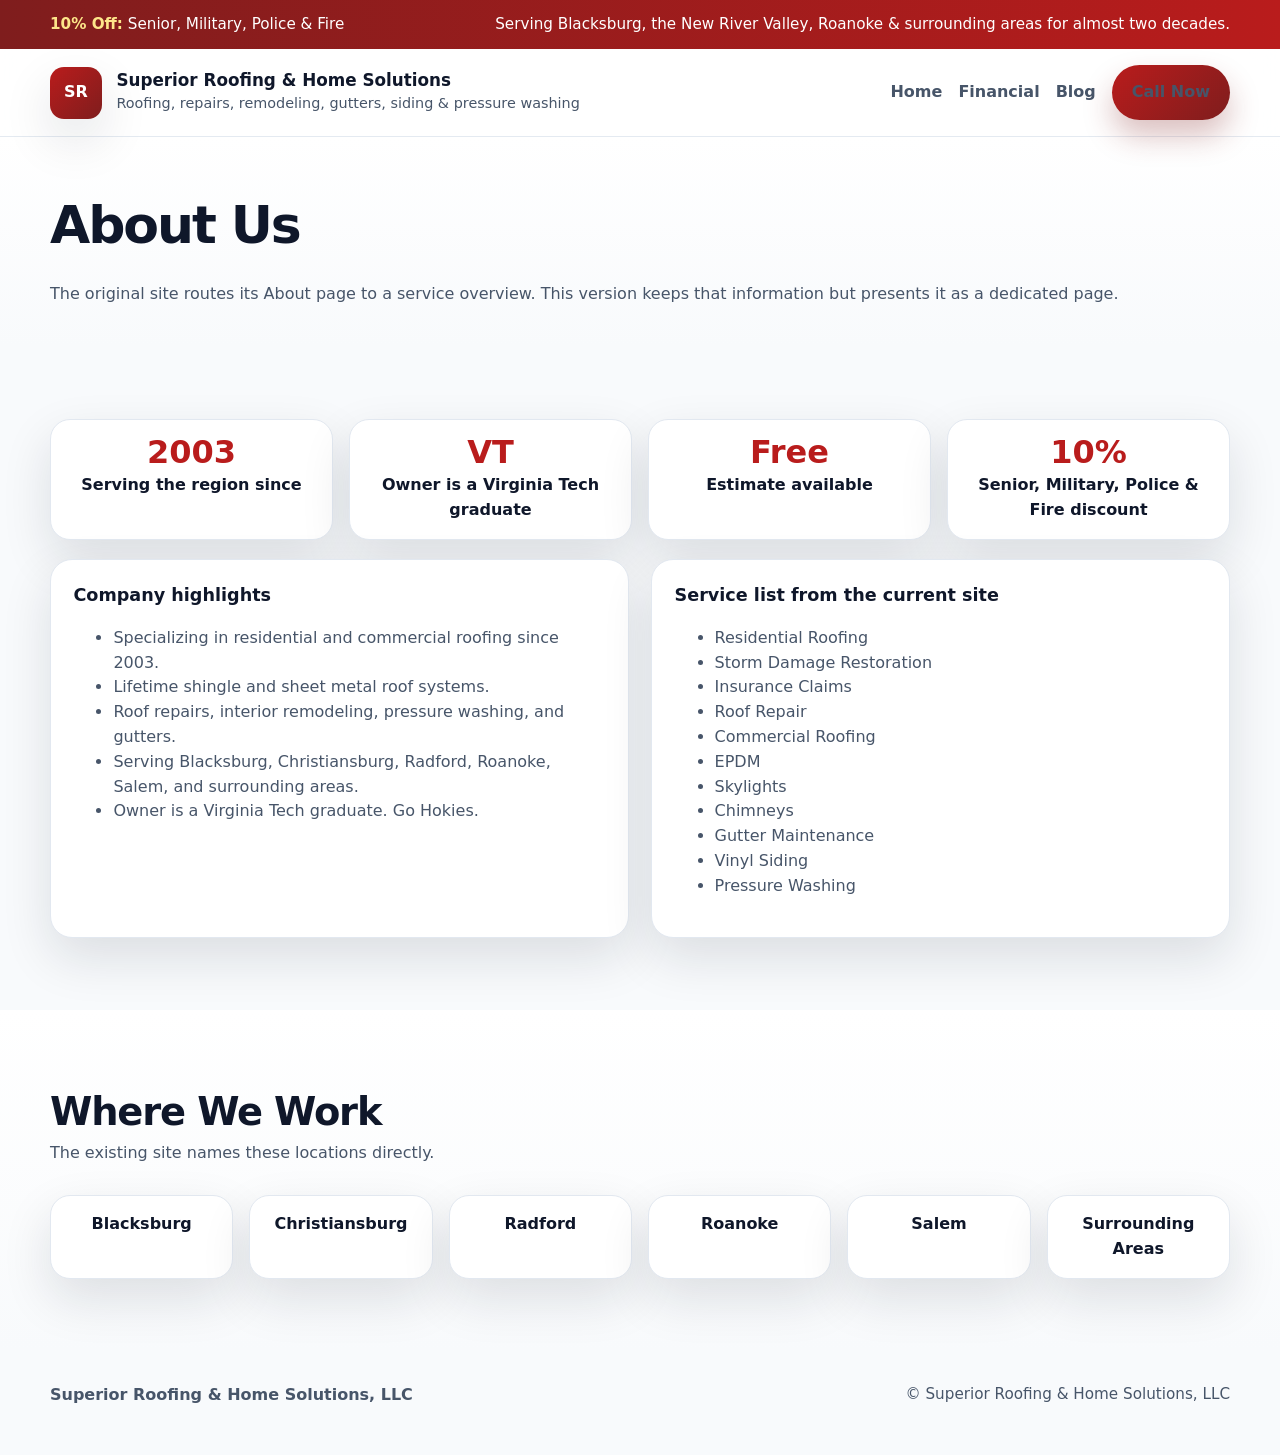
<file: about.html>
<!DOCTYPE html>
<html lang="en">
<head>
  <meta charset="UTF-8" />
  <meta name="viewport" content="width=device-width, initial-scale=1.0" />
  <title>About | Superior Roofing & Home Solutions</title>
  <meta name="description" content="Learn about Superior Roofing & Home Solutions, the services offered, and the areas served across Blacksburg, the New River Valley, Roanoke, and surrounding areas." />
  <link rel="stylesheet" href="/styles.css" />
</head>
<body>
  <div class="topbar">
    <div class="container topbar-inner">
      <div><strong>10% Off:</strong> Senior, Military, Police &amp; Fire</div>
      <div>Serving Blacksburg, the New River Valley, Roanoke &amp; surrounding areas for almost two decades.</div>
    </div>
  </div>

  <header>
    <div class="container nav">
      <a class="brand" href="/">
        <div class="logo">SR</div>
        <div class="brand-text">
          <h1>Superior Roofing &amp; Home Solutions</h1>
          <p>Roofing, repairs, remodeling, gutters, siding &amp; pressure washing</p>
        </div>
      </a>
      <nav class="nav-links">
        <a href="/">Home</a>
        <a href="/financial">Financial</a>
        <a href="/blog">Blog</a>
        <a href="tel:5403920997" class="btn btn-primary">Call Now</a>
      </nav>
    </div>
  </header>

  <main>
    <section class="page-hero">
      <div class="container">
        <h1>About Us</h1>
        <p class="muted">The original site routes its About page to a service overview. This version keeps that information but presents it as a dedicated page.</p>
      </div>
    </section>

    <section>
      <div class="container">
        <div class="stats" style="margin-bottom: 1.2rem;">
          <div class="stat"><span>2003</span>Serving the region since</div>
          <div class="stat"><span>VT</span>Owner is a Virginia Tech graduate</div>
          <div class="stat"><span>Free</span>Estimate available</div>
          <div class="stat"><span>10%</span>Senior, Military, Police &amp; Fire discount</div>
        </div>

        <div class="split">
          <div class="card">
            <h4>Company highlights</h4>
            <ul>
              <li>Specializing in residential and commercial roofing since 2003.</li>
              <li>Lifetime shingle and sheet metal roof systems.</li>
              <li>Roof repairs, interior remodeling, pressure washing, and gutters.</li>
              <li>Serving Blacksburg, Christiansburg, Radford, Roanoke, Salem, and surrounding areas.</li>
              <li>Owner is a Virginia Tech graduate. Go Hokies.</li>
            </ul>
          </div>
          <div class="card">
            <h4>Service list from the current site</h4>
            <ul>
              <li>Residential Roofing</li>
              <li>Storm Damage Restoration</li>
              <li>Insurance Claims</li>
              <li>Roof Repair</li>
              <li>Commercial Roofing</li>
              <li>EPDM</li>
              <li>Skylights</li>
              <li>Chimneys</li>
              <li>Gutter Maintenance</li>
              <li>Vinyl Siding</li>
              <li>Pressure Washing</li>
            </ul>
          </div>
        </div>
      </div>
    </section>

    <section class="areas">
      <div class="container">
        <div class="section-head">
          <div>
            <h2>Where We Work</h2>
            <p>The existing site names these locations directly.</p>
          </div>
        </div>
        <div class="areas-list">
          <div class="area-pill">Blacksburg</div>
          <div class="area-pill">Christiansburg</div>
          <div class="area-pill">Radford</div>
          <div class="area-pill">Roanoke</div>
          <div class="area-pill">Salem</div>
          <div class="area-pill">Surrounding Areas</div>
        </div>
      </div>
    </section>
  </main>

  <footer>
    <div class="container">
      <div style="display:flex; justify-content:space-between; gap:1rem; flex-wrap:wrap; align-items:center;">
        <div><strong>Superior Roofing &amp; Home Solutions, LLC</strong></div>
        <div class="fine-print">© Superior Roofing &amp; Home Solutions, LLC</div>
      </div>
    </div>
  </footer>
</body>
</html>
</file>
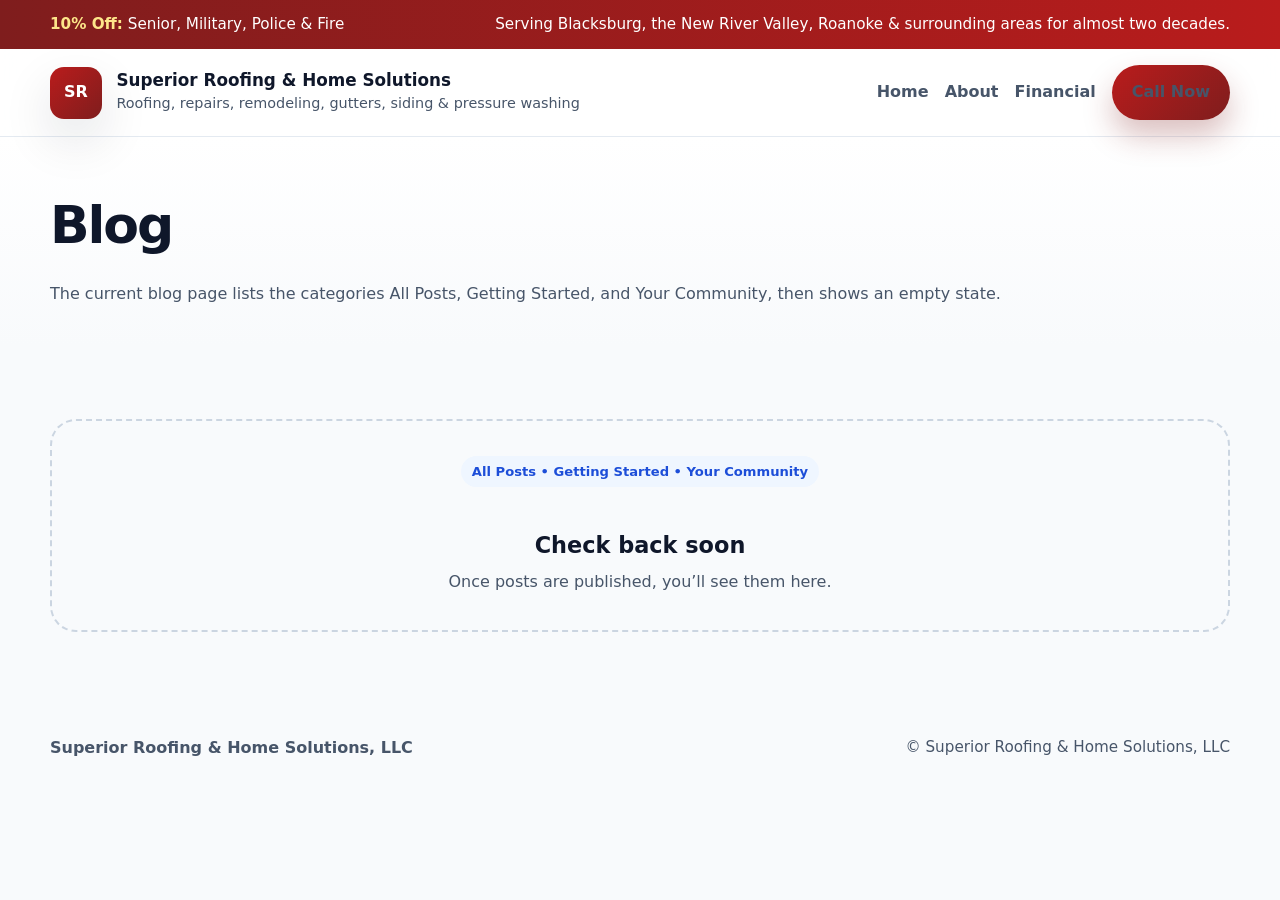
<file: blog.html>
<!DOCTYPE html>
<html lang="en">
<head>
  <meta charset="UTF-8" />
  <meta name="viewport" content="width=device-width, initial-scale=1.0" />
  <title>Blog | Superior Roofing & Home Solutions</title>
  <meta name="description" content="Blog page for Superior Roofing & Home Solutions, preserving the current site's categories and empty-state messaging." />
  <link rel="stylesheet" href="/styles.css" />
</head>
<body>
  <div class="topbar">
    <div class="container topbar-inner">
      <div><strong>10% Off:</strong> Senior, Military, Police &amp; Fire</div>
      <div>Serving Blacksburg, the New River Valley, Roanoke &amp; surrounding areas for almost two decades.</div>
    </div>
  </div>

  <header>
    <div class="container nav">
      <a class="brand" href="/">
        <div class="logo">SR</div>
        <div class="brand-text">
          <h1>Superior Roofing &amp; Home Solutions</h1>
          <p>Roofing, repairs, remodeling, gutters, siding &amp; pressure washing</p>
        </div>
      </a>
      <nav class="nav-links">
        <a href="/">Home</a>
        <a href="/about">About</a>
        <a href="/financial">Financial</a>
        <a href="tel:5403920997" class="btn btn-primary">Call Now</a>
      </nav>
    </div>
  </header>

  <main>
    <section class="page-hero">
      <div class="container">
        <h1>Blog</h1>
        <p class="muted">The current blog page lists the categories All Posts, Getting Started, and Your Community, then shows an empty state.</p>
      </div>
    </section>

    <section>
      <div class="container">
        <div class="blog-empty">
          <div class="badge">All Posts • Getting Started • Your Community</div>
          <h4 style="font-size: 1.4rem; margin-bottom: 0.4rem;">Check back soon</h4>
          <p style="margin:0; color:var(--muted);">Once posts are published, you’ll see them here.</p>
        </div>
      </div>
    </section>
  </main>

  <footer>
    <div class="container">
      <div style="display:flex; justify-content:space-between; gap:1rem; flex-wrap:wrap; align-items:center;">
        <div><strong>Superior Roofing &amp; Home Solutions, LLC</strong></div>
        <div class="fine-print">© Superior Roofing &amp; Home Solutions, LLC</div>
      </div>
    </div>
  </footer>
</body>
</html>
</file>
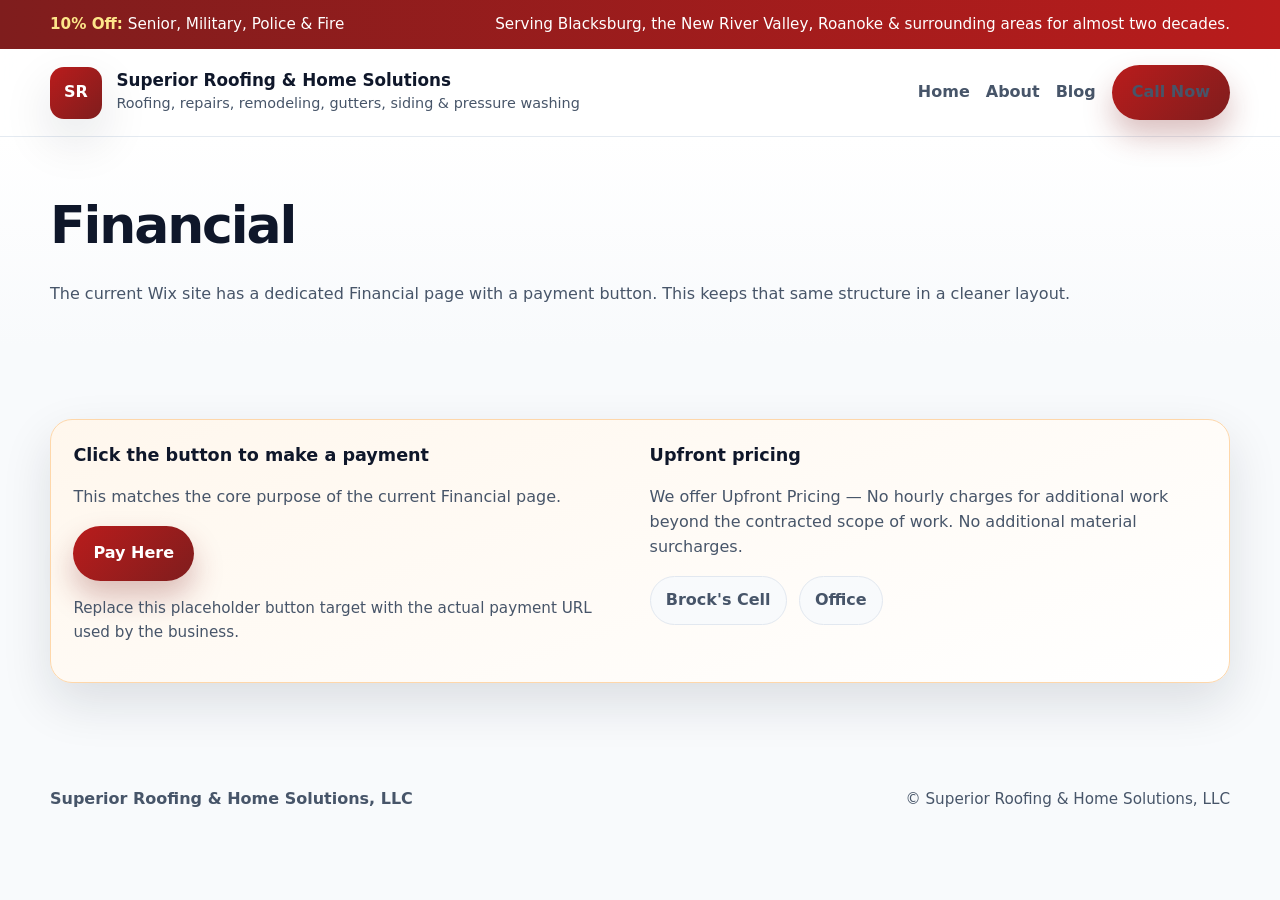
<file: financial.html>
<!DOCTYPE html>
<html lang="en">
<head>
  <meta charset="UTF-8" />
  <meta name="viewport" content="width=device-width, initial-scale=1.0" />
  <title>Financial | Superior Roofing & Home Solutions</title>
  <meta name="description" content="Financial page for Superior Roofing & Home Solutions, including payment access and pricing notes preserved from the current site." />
  <link rel="stylesheet" href="/styles.css" />
</head>
<body>
  <div class="topbar">
    <div class="container topbar-inner">
      <div><strong>10% Off:</strong> Senior, Military, Police &amp; Fire</div>
      <div>Serving Blacksburg, the New River Valley, Roanoke &amp; surrounding areas for almost two decades.</div>
    </div>
  </div>

  <header>
    <div class="container nav">
      <a class="brand" href="/">
        <div class="logo">SR</div>
        <div class="brand-text">
          <h1>Superior Roofing &amp; Home Solutions</h1>
          <p>Roofing, repairs, remodeling, gutters, siding &amp; pressure washing</p>
        </div>
      </a>
      <nav class="nav-links">
        <a href="/">Home</a>
        <a href="/about">About</a>
        <a href="/blog">Blog</a>
        <a href="tel:5403920997" class="btn btn-primary">Call Now</a>
      </nav>
    </div>
  </header>

  <main>
    <section class="page-hero">
      <div class="container">
        <h1>Financial</h1>
        <p class="muted">The current Wix site has a dedicated Financial page with a payment button. This keeps that same structure in a cleaner layout.</p>
      </div>
    </section>

    <section>
      <div class="container">
        <div class="card finance-card">
          <div class="grid-2">
            <div>
              <h4>Click the button to make a payment</h4>
              <p>This matches the core purpose of the current Financial page.</p>
              <a class="btn btn-primary" href="#">Pay Here</a>
              <p class="fine-print" style="margin-top: 1rem;">Replace this placeholder button target with the actual payment URL used by the business.</p>
            </div>
            <div>
              <h4>Upfront pricing</h4>
              <p>
                We offer Upfront Pricing — No hourly charges for additional work beyond the contracted scope of work.
                No additional material surcharges.
              </p>
              <div class="socials">
                <a href="tel:3363147639">Brock's Cell</a>
                <a href="tel:5403920997">Office</a>
              </div>
            </div>
          </div>
        </div>
      </div>
    </section>
  </main>

  <footer>
    <div class="container">
      <div style="display:flex; justify-content:space-between; gap:1rem; flex-wrap:wrap; align-items:center;">
        <div><strong>Superior Roofing &amp; Home Solutions, LLC</strong></div>
        <div class="fine-print">© Superior Roofing &amp; Home Solutions, LLC</div>
      </div>
    </div>
  </footer>
</body>
</html>
</file>
<file: styles.css>
:root {
  --bg: #0f172a;
  --bg-soft: #111827;
  --card: #ffffff;
  --text: #0f172a;
  --muted: #475569;
  --brand: #b91c1c;
  --brand-dark: #7f1d1d;
  --accent: #f59e0b;
  --light: #f8fafc;
  --border: #e2e8f0;
  --shadow: 0 20px 50px rgba(15, 23, 42, 0.12);
  --radius: 22px;
  --max: 1180px;
}

* { box-sizing: border-box; }
html { scroll-behavior: smooth; }
body {
  margin: 0;
  font-family: Inter, ui-sans-serif, system-ui, -apple-system, BlinkMacSystemFont, "Segoe UI", sans-serif;
  color: var(--text);
  background: var(--light);
  line-height: 1.55;
}

a { color: inherit; text-decoration: none; }
img { max-width: 100%; display: block; }

.container {
  width: min(var(--max), calc(100% - 2rem));
  margin: 0 auto;
}

.topbar {
  background: linear-gradient(90deg, var(--brand-dark), var(--brand));
  color: white;
  font-size: 0.95rem;
}

.topbar-inner {
  display: flex;
  gap: 1rem;
  justify-content: space-between;
  align-items: center;
  padding: 0.8rem 0;
  flex-wrap: wrap;
}

.topbar strong { color: #fde68a; }

header {
  position: sticky;
  top: 0;
  z-index: 20;
  backdrop-filter: blur(14px);
  background: rgba(255,255,255,0.88);
  border-bottom: 1px solid rgba(226,232,240,0.9);
}

.nav {
  display: flex;
  align-items: center;
  justify-content: space-between;
  gap: 1rem;
  padding: 1rem 0;
}

.brand {
  display: flex;
  align-items: center;
  gap: 0.9rem;
  min-width: 0;
}

.logo {
  width: 52px;
  height: 52px;
  border-radius: 14px;
  background: linear-gradient(135deg, var(--brand), var(--brand-dark));
  display: grid;
  place-items: center;
  color: white;
  font-weight: 800;
  box-shadow: var(--shadow);
  flex: 0 0 auto;
}

.brand-text h1 {
  margin: 0;
  font-size: 1.05rem;
  line-height: 1.1;
}

.brand-text p {
  margin: 0.15rem 0 0;
  color: var(--muted);
  font-size: 0.9rem;
}

.nav-links {
  display: flex;
  gap: 1rem;
  align-items: center;
  flex-wrap: wrap;
  justify-content: flex-end;
}

.nav-links a {
  color: var(--muted);
  font-weight: 600;
}

.btn {
  display: inline-flex;
  align-items: center;
  justify-content: center;
  gap: 0.5rem;
  padding: 0.95rem 1.25rem;
  border-radius: 999px;
  font-weight: 700;
  border: 0;
  cursor: pointer;
  transition: transform 0.18s ease, box-shadow 0.18s ease, opacity 0.18s ease;
}

.btn:hover { transform: translateY(-1px); }
.btn-primary {
  background: linear-gradient(135deg, var(--brand), var(--brand-dark));
  color: white;
  box-shadow: 0 16px 30px rgba(127, 29, 29, 0.28);
}
.btn-secondary {
  background: white;
  color: var(--text);
  border: 1px solid var(--border);
}
.btn-accent {
  background: #fef3c7;
  color: #92400e;
  border: 1px solid #fcd34d;
}

.hero {
  background:
    radial-gradient(circle at top right, rgba(245,158,11,0.15), transparent 22%),
    linear-gradient(180deg, #ffffff 0%, #f8fafc 100%);
  padding: 4.5rem 0 3rem;
}

.hero-grid {
  display: grid;
  grid-template-columns: 1.2fr 0.8fr;
  gap: 2rem;
  align-items: center;
}

.eyebrow {
  display: inline-flex;
  align-items: center;
  gap: 0.5rem;
  background: #fee2e2;
  color: #991b1b;
  padding: 0.45rem 0.8rem;
  border-radius: 999px;
  font-weight: 700;
  font-size: 0.9rem;
}

.hero h2 {
  font-size: clamp(2.3rem, 5vw, 4.35rem);
  line-height: 0.98;
  margin: 1rem 0;
  letter-spacing: -0.04em;
}

.hero p {
  font-size: 1.08rem;
  color: var(--muted);
  max-width: 58ch;
}

.hero-actions {
  display: flex;
  gap: 0.9rem;
  flex-wrap: wrap;
  margin-top: 1.4rem;
}

.hero-card {
  background: linear-gradient(160deg, var(--bg), #1e293b);
  color: white;
  border-radius: 28px;
  padding: 1.5rem;
  box-shadow: var(--shadow);
  overflow: hidden;
  position: relative;
}

.hero-card::after {
  content: "";
  position: absolute;
  inset: auto -10% -20% auto;
  width: 220px;
  height: 220px;
  background: radial-gradient(circle, rgba(245,158,11,0.25), transparent 65%);
  border-radius: 50%;
}

.hero-points {
  display: grid;
  gap: 0.9rem;
  margin-top: 1rem;
}

.hero-point {
  padding: 1rem;
  border-radius: 18px;
  background: rgba(255,255,255,0.08);
  border: 1px solid rgba(255,255,255,0.08);
}

section { padding: 4.5rem 0; }

.section-head {
  display: flex;
  justify-content: space-between;
  gap: 1rem;
  align-items: end;
  margin-bottom: 1.8rem;
  flex-wrap: wrap;
}

.section-head h2,
.section-head h3 {
  font-size: clamp(1.75rem, 3vw, 2.7rem);
  margin: 0;
  letter-spacing: -0.03em;
}

.section-head p {
  margin: 0;
  color: var(--muted);
  max-width: 60ch;
}

.grid-3,
.grid-4,
.grid-2 {
  display: grid;
  gap: 1.2rem;
}

.grid-2 { grid-template-columns: repeat(2, minmax(0, 1fr)); }
.grid-3 { grid-template-columns: repeat(3, minmax(0, 1fr)); }
.grid-4 { grid-template-columns: repeat(4, minmax(0, 1fr)); }

.card {
  background: var(--card);
  border: 1px solid var(--border);
  border-radius: var(--radius);
  padding: 1.4rem;
  box-shadow: var(--shadow);
}

.service-card h4,
.card h4 {
  margin: 0 0 0.55rem;
  font-size: 1.1rem;
}

.service-card p,
.card p,
.card li { color: var(--muted); }

.badge {
  display: inline-block;
  padding: 0.35rem 0.65rem;
  border-radius: 999px;
  background: #eff6ff;
  color: #1d4ed8;
  font-weight: 700;
  font-size: 0.82rem;
  margin-bottom: 0.7rem;
}

.areas {
  background: linear-gradient(180deg, #fff, #f8fafc);
}

.areas-list,
.stats {
  display: grid;
  grid-template-columns: repeat(auto-fit, minmax(160px, 1fr));
  gap: 1rem;
}

.area-pill,
.stat {
  background: white;
  border: 1px solid var(--border);
  border-radius: 20px;
  padding: 1rem 1.1rem;
  box-shadow: var(--shadow);
  text-align: center;
  font-weight: 700;
}

.stat span {
  display: block;
  font-size: 2rem;
  color: var(--brand);
  line-height: 1;
  margin-bottom: 0.35rem;
}

.split {
  display: grid;
  grid-template-columns: 1fr 1fr;
  gap: 1.4rem;
}

.finance-card {
  background: linear-gradient(160deg, #fff7ed, #ffffff);
  border: 1px solid #fed7aa;
}

.blog-empty {
  text-align: center;
  padding: 2.2rem;
  border: 2px dashed #cbd5e1;
  border-radius: 26px;
  background: #f8fafc;
}

.cta {
  background: linear-gradient(135deg, var(--bg), #1e293b);
  color: white;
  border-radius: 32px;
  padding: 2rem;
  box-shadow: var(--shadow);
  display: grid;
  grid-template-columns: 1.2fr 0.8fr;
  gap: 1rem;
  align-items: center;
}

.contact-grid {
  display: grid;
  grid-template-columns: 1fr 1fr;
  gap: 1.2rem;
}

.contact-list {
  display: grid;
  gap: 0.9rem;
  margin: 1rem 0 0;
}

.contact-item {
  border: 1px solid var(--border);
  border-radius: 18px;
  padding: 1rem 1.1rem;
  background: white;
}

.socials {
  display: flex;
  flex-wrap: wrap;
  gap: 0.75rem;
  margin-top: 1rem;
}

.socials a {
  padding: 0.7rem 0.95rem;
  border-radius: 999px;
  background: #f8fafc;
  border: 1px solid var(--border);
  font-weight: 700;
  color: var(--muted);
}

.page-hero {
  padding: 3rem 0 1.5rem;
  background: linear-gradient(180deg, #ffffff 0%, #f8fafc 100%);
}

.page-hero h1 {
  margin: 0 0 0.5rem;
  font-size: clamp(2rem, 5vw, 3.25rem);
  letter-spacing: -0.04em;
}

.muted { color: var(--muted); }

footer {
  padding: 2rem 0 3rem;
  color: var(--muted);
}

.fine-print {
  font-size: 0.95rem;
  color: var(--muted);
}

@media (max-width: 980px) {
  .hero-grid,
  .split,
  .cta,
  .contact-grid,
  .grid-4,
  .grid-3,
  .grid-2 {
    grid-template-columns: 1fr;
  }
}

@media (max-width: 720px) {
  .nav { align-items: start; flex-direction: column; }
  .nav-links { justify-content: start; }
  .hero { padding-top: 3rem; }
  .hero h2 { font-size: 2.4rem; }
}
</file>
